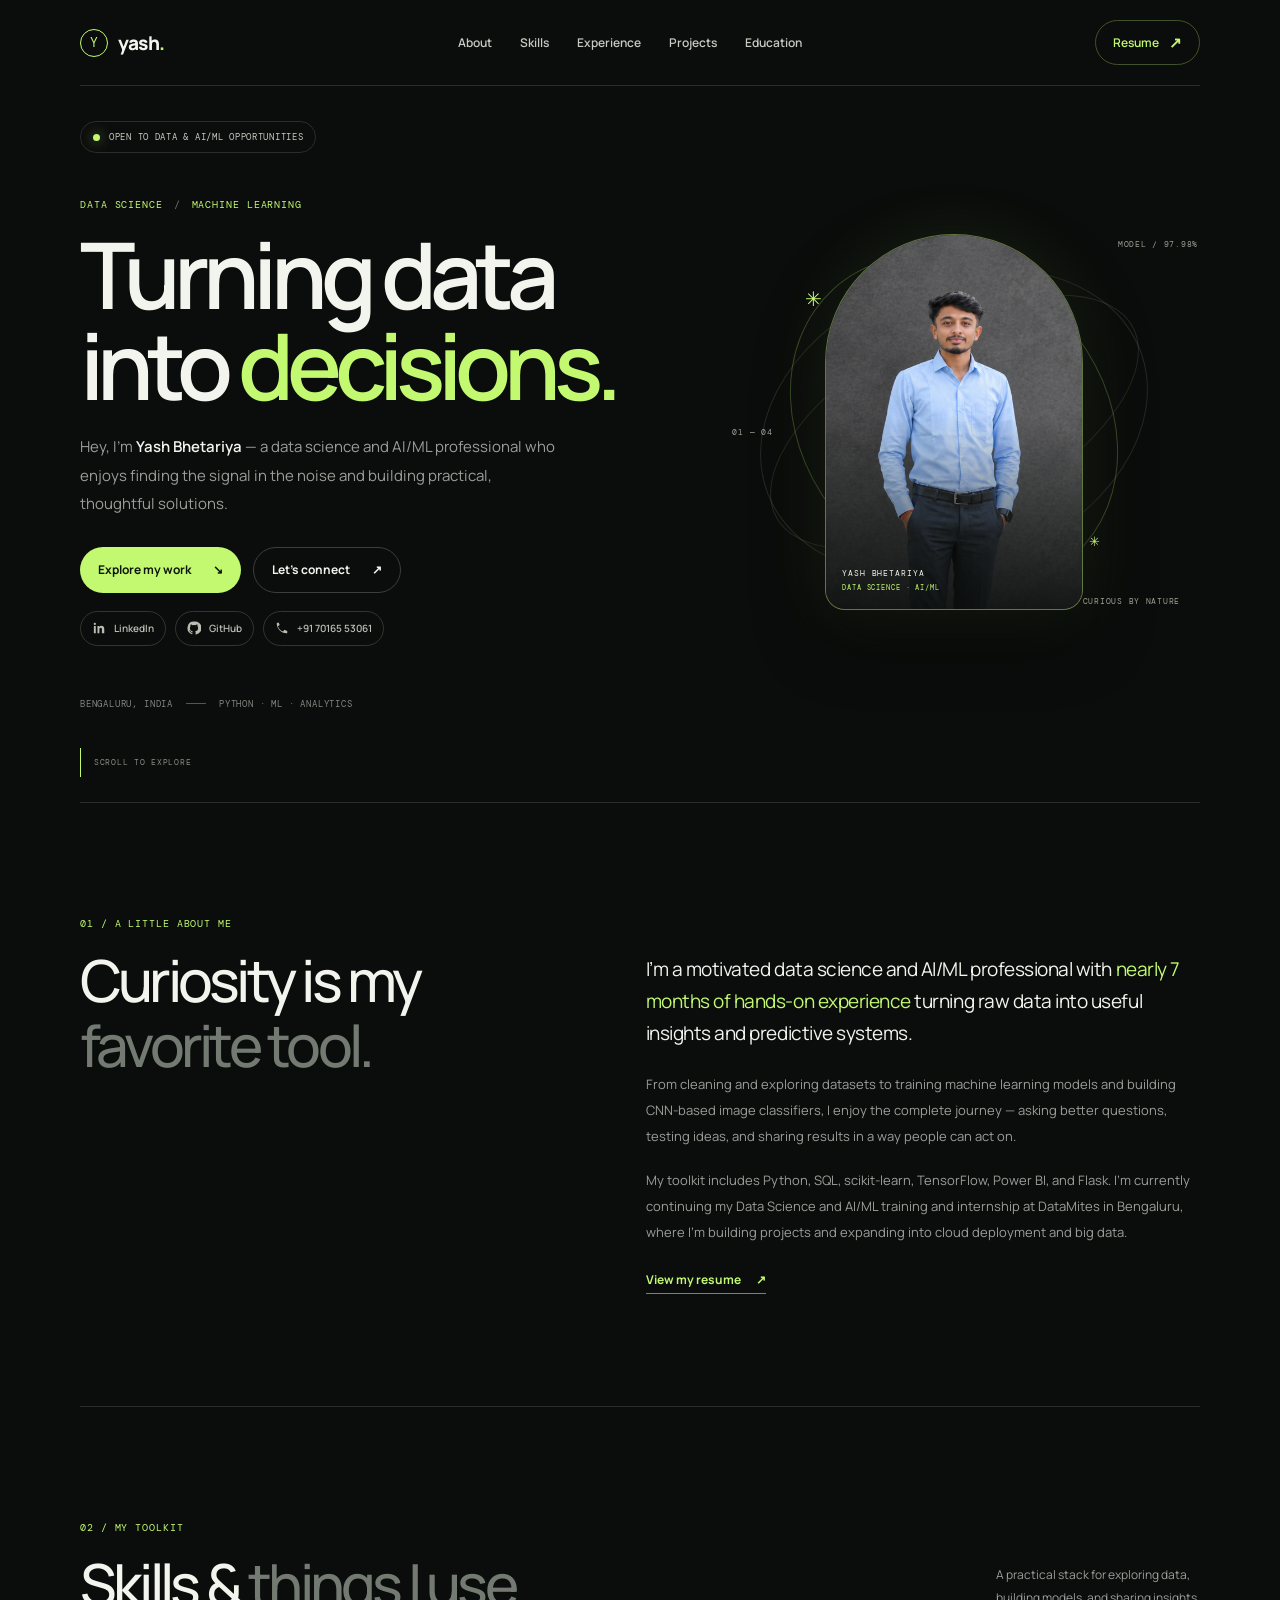
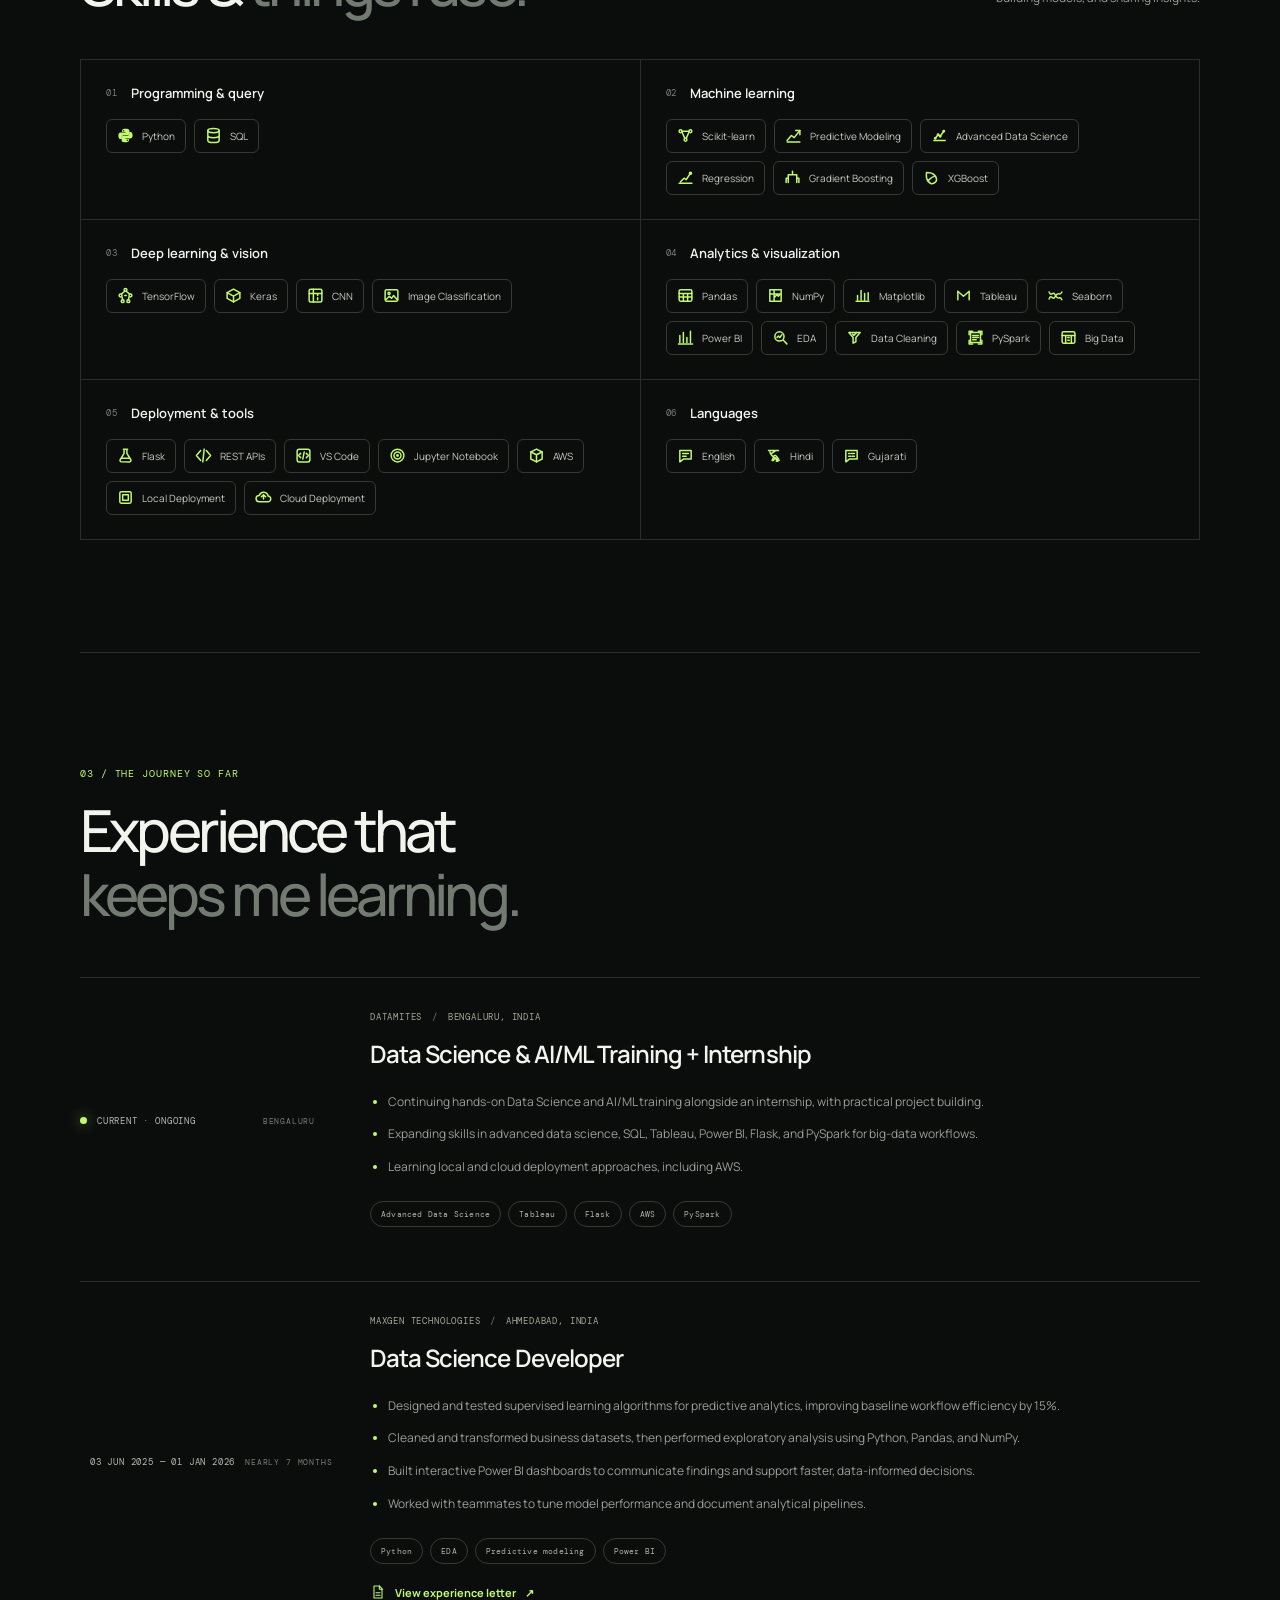
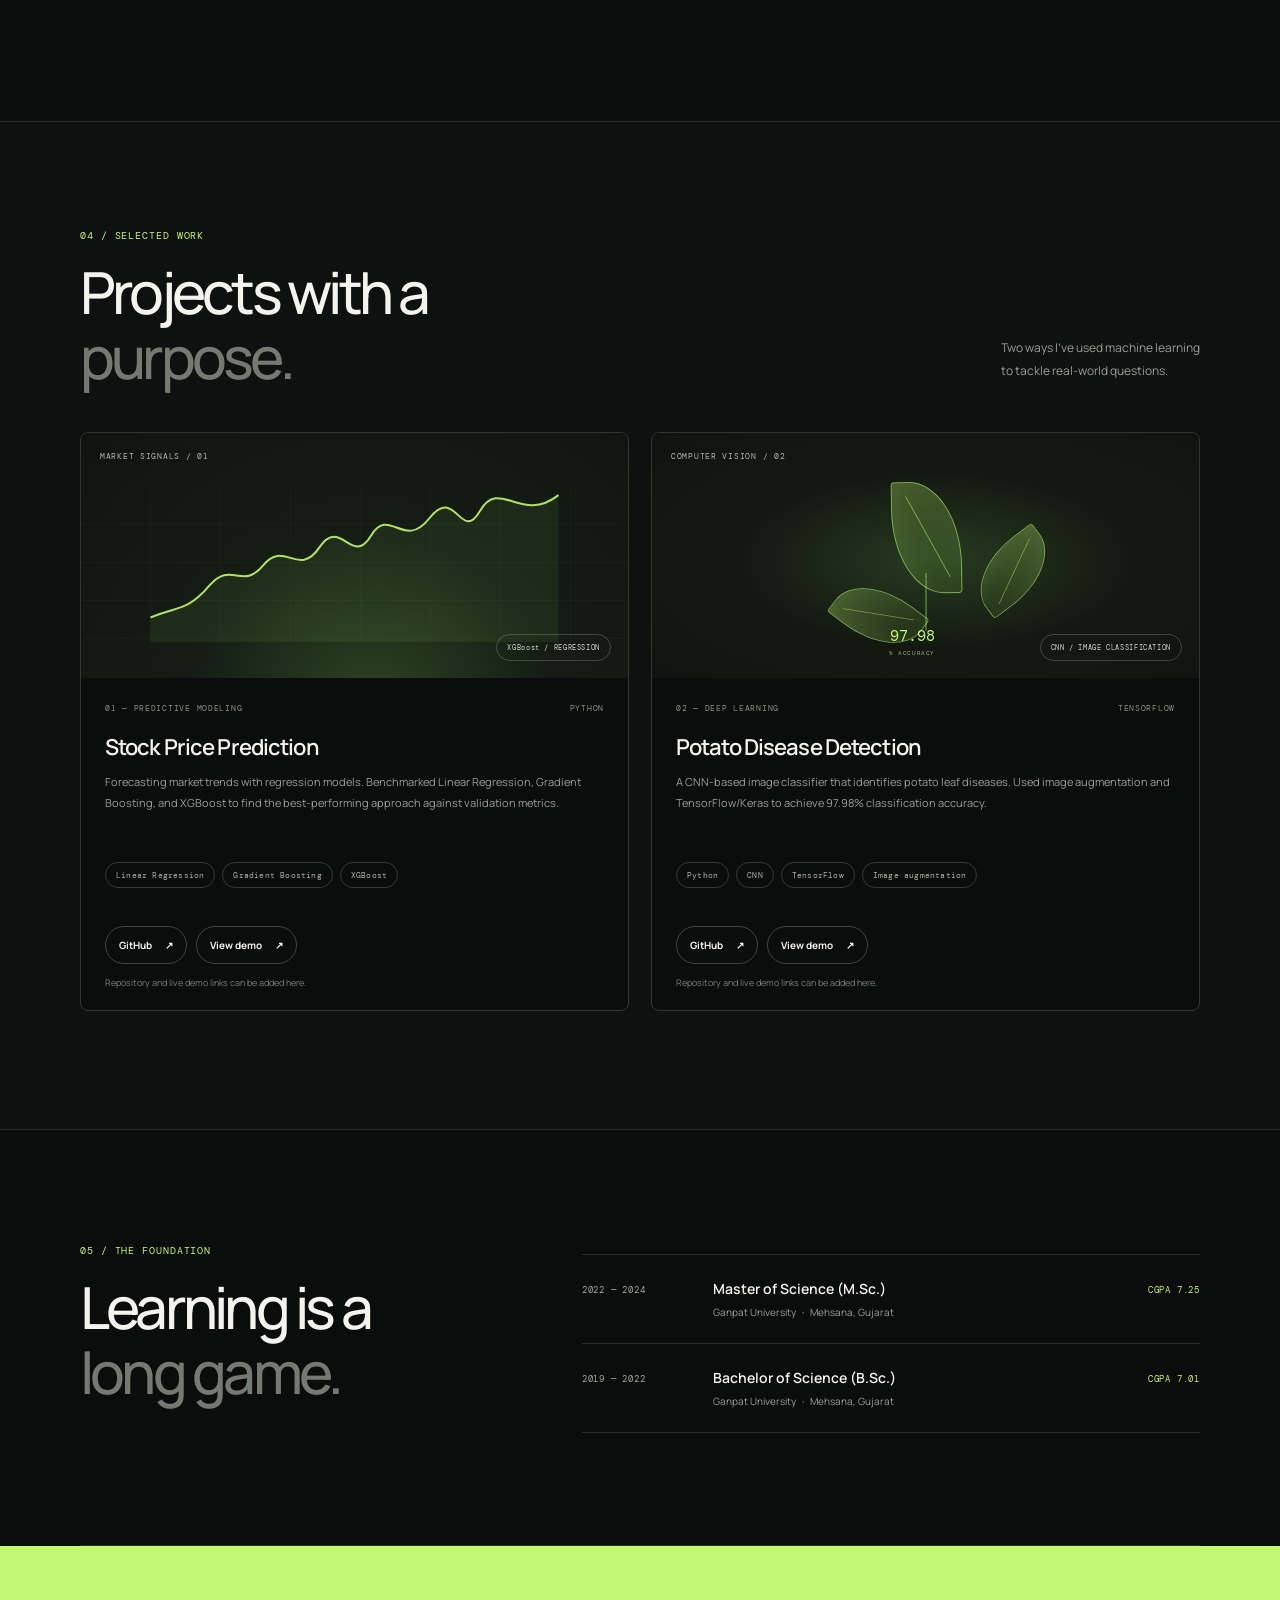
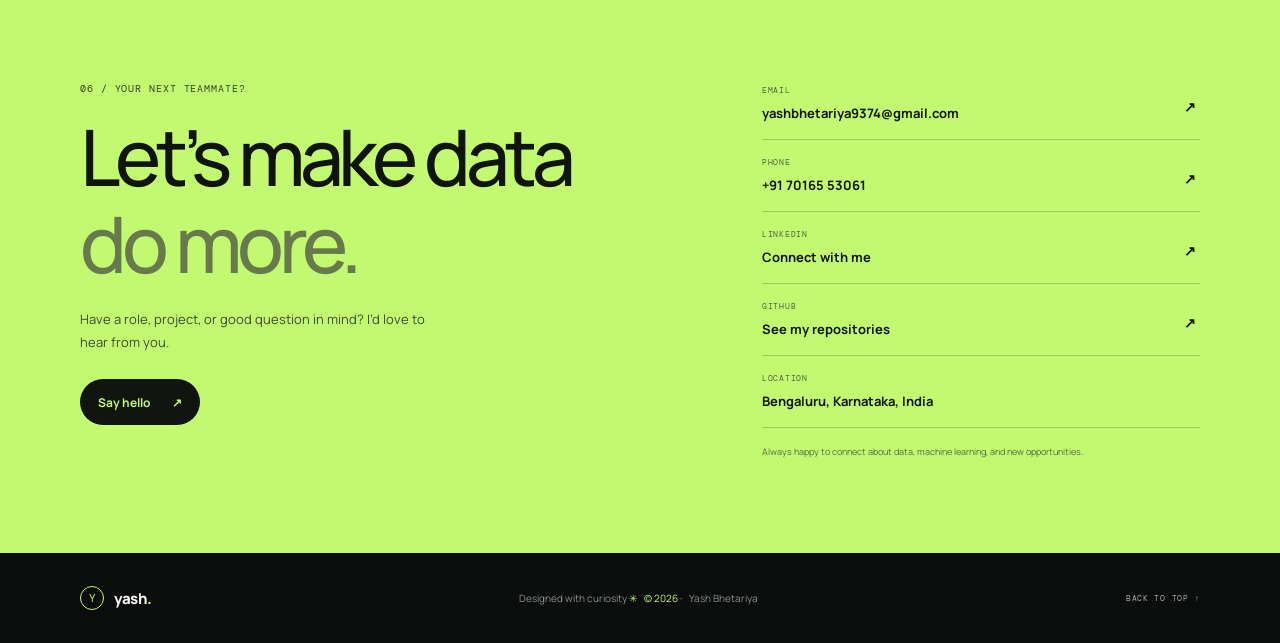
<file: index.html>
<!doctype html>
<html lang="en">
  <head>
    <meta charset="utf-8">
    <meta name="viewport" content="width=device-width, initial-scale=1">
    <meta name="theme-color" content="#0b0d0c">
    <meta name="description" content="Yash Bhetariya is a data science and AI/ML professional in Ahmedabad, India. Explore his experience, skills, and machine learning projects.">
    <title>Yash Bhetariya | Data Science &amp; AI/ML</title>
    <link rel="preconnect" href="https://fonts.googleapis.com">
    <link rel="preconnect" href="https://fonts.gstatic.com" crossorigin>
    <link href="https://fonts.googleapis.com/css2?family=DM+Mono:wght@400;500&family=Manrope:wght@400;500;600;700;800&display=swap" rel="stylesheet">
    <link rel="stylesheet" href="styles.css">
    <script src="script.js" defer></script>
  </head>
  <body>
    <div class="site-shell">
      <header class="site-header">
        <a class="wordmark" href="#home" aria-label="Yash Bhetariya home"><span class="wordmark-mark">Y</span><span>yash<span class="wordmark-dot">.</span></span></a>
        <button class="menu-toggle" type="button" aria-expanded="false" aria-controls="primary-navigation" aria-label="Open navigation">
          <span></span><span></span>
        </button>
        <nav class="primary-nav" id="primary-navigation" aria-label="Main navigation">
          <a href="#about">About</a>
          <a href="#skills">Skills</a>
          <a href="#experience">Experience</a>
          <a href="#projects">Projects</a>
          <a href="#education">Education</a>
        </nav>
        <a class="header-resume" href="resume.html" target="_blank" rel="noreferrer">Resume <span aria-hidden="true">↗</span></a>
      </header>

      <main>
        <section class="hero section-wrap" id="home">
          <div class="hero-copy">
            <div class="availability"><span class="status-dot"></span> OPEN TO DATA &amp; AI/ML OPPORTUNITIES</div>
            <p class="eyebrow">DATA SCIENCE <span>/</span> MACHINE LEARNING</p>
            <h1>Turning data<br>into <span class="accent-word">decisions.</span></h1>
            <p class="hero-intro">Hey, I’m <strong>Yash Bhetariya</strong> — a data science and AI/ML professional who enjoys finding the signal in the noise and building practical, thoughtful solutions.</p>
            <div class="hero-actions">
              <a class="button button-primary" href="#projects">Explore my work <span aria-hidden="true">↘</span></a>
              <a class="button button-quiet" href="mailto:yashbhetariya9374@gmail.com">Let’s connect <span aria-hidden="true">↗</span></a>
            </div>
            <div class="hero-socials" aria-label="Social profiles">
              <a class="social-link" href="https://www.linkedin.com/in/yash-bhetariya-a815b92b4/?isSelfProfile=true" target="_blank" rel="noreferrer" aria-label="Visit Yash Bhetariya on LinkedIn">
                <svg viewBox="0 0 24 24" aria-hidden="true"><path d="M6.5 8.5H3.2V21h3.3V8.5ZM4.85 3a1.93 1.93 0 1 0 0 3.86 1.93 1.93 0 0 0 0-3.86ZM21 13.82c0-3.76-2.01-5.51-4.69-5.51a4.05 4.05 0 0 0-3.65 2.01V8.5H9.37V21h3.29v-6.19c0-1.63.31-3.21 2.33-3.21 1.99 0 2.01 1.86 2.01 3.32V21H21v-7.18Z"/></svg>
                <span>LinkedIn</span>
              </a>
              <a class="social-link" href="https://github.com/Yashahir11" target="_blank" rel="noreferrer" aria-label="Visit Yash Bhetariya on GitHub">
                <svg viewBox="0 0 24 24" aria-hidden="true"><path d="M12 .9a11.1 11.1 0 0 0-3.51 21.63c.56.1.76-.24.76-.54v-2.1c-3.1.67-3.76-1.32-3.76-1.32-.5-1.28-1.24-1.62-1.24-1.62-1.01-.69.08-.68.08-.68 1.12.08 1.71 1.15 1.71 1.15 1 .1.77 2.1 3.22 1.48.1-.72.4-1.2.72-1.48-2.48-.28-5.09-1.24-5.09-5.52 0-1.22.44-2.22 1.15-3-.12-.28-.5-1.42.11-2.96 0 0 .94-.3 3.06 1.14a10.6 10.6 0 0 1 5.57 0c2.12-1.44 3.05-1.14 3.05-1.14.61 1.54.23 2.68.12 2.96.71.78 1.14 1.78 1.14 3 0 4.29-2.61 5.23-5.1 5.51.4.35.76 1.03.76 2.08v3.1c0 .3.2.65.77.54A11.1 11.1 0 0 0 12 .9Z"/></svg>
                <span>GitHub</span>
              </a>
              <a class="social-link phone-link" href="tel:+917016553061" aria-label="Call Yash Bhetariya at +91 70165 53061">
                <svg viewBox="0 0 24 24" aria-hidden="true"><path d="M7 3H4a1 1 0 0 0-1 1c0 9.4 7.6 17 17 17a1 1 0 0 0 1-1v-3l-5-2-2 3a14 14 0 0 1-9-9l3-2-2-5Z"/></svg>
                <span>+91 70165 53061</span>
              </a>
            </div>
            <div class="hero-meta"><span>BENGALURU, INDIA</span><span class="meta-divider"></span><span>PYTHON · ML · ANALYTICS</span></div>
          </div>
          <div class="hero-art" aria-label="Portrait of Yash Bhetariya">
            <div class="orbit orbit-one"></div>
            <div class="orbit orbit-two"></div>
            <div class="orbit orbit-three"></div>
            <figure class="portrait-frame">
              <img src="assets/yash-bhetariya.png" alt="Yash Bhetariya, Data Science and AI/ML professional" fetchpriority="high">
              <figcaption><span>YASH BHETARIYA</span><span>DATA SCIENCE · AI/ML</span></figcaption>
            </figure>
            <span class="orbit-label label-top">MODEL / 97.98%</span>
            <span class="orbit-label label-side">01 — 04</span>
            <span class="orbit-label label-bottom">CURIOUS BY NATURE</span>
            <span class="orbit-star star-one">✳</span><span class="orbit-star star-two">✳</span>
          </div>
          <a class="scroll-cue" href="#about"><span class="scroll-line"></span> SCROLL TO EXPLORE</a>
        </section>

        <section class="section-wrap content-section about-section" id="about">
          <div class="section-heading">
            <p class="eyebrow">01 / A LITTLE ABOUT ME</p>
            <h2>Curiosity is my<br><span class="muted-heading">favorite tool.</span></h2>
          </div>
          <div class="about-content">
            <p class="about-lead">I’m a motivated data science and AI/ML professional with <span class="text-highlight">nearly 7 months of hands-on experience</span> turning raw data into useful insights and predictive systems.</p>
            <p>From cleaning and exploring datasets to training machine learning models and building CNN-based image classifiers, I enjoy the complete journey — asking better questions, testing ideas, and sharing results in a way people can act on.</p>
            <p>My toolkit includes Python, SQL, scikit-learn, TensorFlow, Power BI, and Flask. I’m currently continuing my Data Science and AI/ML training and internship at DataMites in Bengaluru, where I’m building projects and expanding into cloud deployment and big data.</p>
            <a class="text-link" href="resume.html" target="_blank" rel="noreferrer">View my resume <span aria-hidden="true">↗</span></a>
          </div>
        </section>

        <section class="section-wrap content-section skills-section" id="skills">
          <div class="section-heading section-heading-row">
            <div><p class="eyebrow">02 / MY TOOLKIT</p><h2>Skills &amp; <span class="muted-heading">things I use.</span></h2></div>
            <p class="section-aside">A practical stack for exploring data,<br>building models, and sharing insights.</p>
          </div>
          <div class="skill-grid">
            <article class="skill-card">
              <div class="skill-card-heading"><span class="skill-index">01</span><h3>Programming &amp; query</h3></div>
              <div class="skill-list">
                <span class="skill-chip"><svg class="tool-icon python-icon" viewBox="0 0 24 24" aria-hidden="true"><path d="M12 2.4c-5 0-4.7 2.2-4.7 2.2v2.3h4.8v.8H5.4S2 7.3 2 12.2s3 4.8 3 4.8h1.8v-2.4s-.1-3 2.9-3h5s2.8 0 2.8-2.8V5.1s.4-2.7-5.5-2.7Zm-2.6 2a.9.9 0 1 1 0 1.8.9.9 0 0 1 0-1.8Z"/><path d="M12 21.6c5 0 4.7-2.2 4.7-2.2v-2.3h-4.8v-.8h6.7s3.4.4 3.4-4.5-3-4.8-3-4.8h-1.8v2.4s.1 3-2.9 3h-5s-2.8 0-2.8 2.8v3.7s-.4 2.7 5.5 2.7Zm2.6-2a.9.9 0 1 1 0-1.8.9.9 0 0 1 0 1.8Z"/></svg>Python</span>
                <span class="skill-chip"><svg class="tool-icon" viewBox="0 0 24 24" aria-hidden="true"><ellipse cx="12" cy="5" rx="8" ry="3"/><path d="M4 5v14c0 1.7 3.6 3 8 3s8-1.3 8-3V5M4 12c0 1.7 3.6 3 8 3s8-1.3 8-3"/></svg>SQL</span>
              </div>
            </article>
            <article class="skill-card">
              <div class="skill-card-heading"><span class="skill-index">02</span><h3>Machine learning</h3></div>
              <div class="skill-list">
                <span class="skill-chip"><svg class="tool-icon" viewBox="0 0 24 24" aria-hidden="true"><circle cx="5" cy="6" r="2"/><circle cx="19" cy="6" r="2"/><circle cx="12" cy="18" r="2"/><path d="m7 7 4 9m6-9-4 9M7 6h10"/></svg>Scikit-learn</span>
                <span class="skill-chip"><svg class="tool-icon" viewBox="0 0 24 24" aria-hidden="true"><path d="M3 19 9 12l4 3 8-10"/><path d="M15 5h6v6M3 21h18"/></svg>Predictive Modeling</span>
                <span class="skill-chip"><svg class="tool-icon" viewBox="0 0 24 24" aria-hidden="true"><path d="M4 19h16M6 16l4-5 3 2 5-7"/><circle cx="6" cy="16" r="1"/><circle cx="10" cy="11" r="1"/><circle cx="13" cy="13" r="1"/><circle cx="18" cy="6" r="1"/></svg>Advanced Data Science</span>
                <span class="skill-chip"><svg class="tool-icon" viewBox="0 0 24 24" aria-hidden="true"><path d="M3 20h18M5 18l5-5 3 2 6-9"/><circle cx="19" cy="6" r="1.5"/></svg>Regression</span>
                <span class="skill-chip"><svg class="tool-icon" viewBox="0 0 24 24" aria-hidden="true"><path d="M12 3v5M6 8h12M6 8v5m12-5v5M6 13H3v6m3-6v6m12-6h3v6m-3-6v6"/></svg>Gradient Boosting</span>
                <span class="skill-chip"><svg class="tool-icon" viewBox="0 0 24 24" aria-hidden="true"><path d="M12 21C5 18 4 12 5 5c7 0 13 3 14 9 .5 3-2 6-7 7Z"/><path d="M7 17c2-3 5-5 9-7"/></svg>XGBoost</span>
              </div>
            </article>
            <article class="skill-card">
              <div class="skill-card-heading"><span class="skill-index">03</span><h3>Deep learning &amp; vision</h3></div>
              <div class="skill-list">
                <span class="skill-chip"><svg class="tool-icon" viewBox="0 0 24 24" aria-hidden="true"><circle cx="12" cy="4" r="2"/><circle cx="5" cy="12" r="2"/><circle cx="19" cy="12" r="2"/><circle cx="8" cy="20" r="2"/><circle cx="16" cy="20" r="2"/><path d="m11 6-5 4m7-4 5 4m-11 4 1 4m9-4-1 4m-5-6h2"/></svg>TensorFlow</span>
                <span class="skill-chip"><svg class="tool-icon" viewBox="0 0 24 24" aria-hidden="true"><path d="m12 3 9 5v8l-9 5-9-5V8l9-5Z"/><path d="m3 8 9 5 9-5m-9 5v8"/></svg>Keras</span>
                <span class="skill-chip"><svg class="tool-icon" viewBox="0 0 24 24" aria-hidden="true"><rect x="3" y="3" width="18" height="18" rx="2"/><path d="M3 9h18M9 3v18m6-12v3m0 3v3"/></svg>CNN</span>
                <span class="skill-chip"><svg class="tool-icon" viewBox="0 0 24 24" aria-hidden="true"><rect x="3" y="4" width="18" height="16" rx="2"/><circle cx="8.5" cy="9" r="1.5"/><path d="m4 18 5-5 3 3 3-4 5 6"/></svg>Image Classification</span>
              </div>
            </article>
            <article class="skill-card">
              <div class="skill-card-heading"><span class="skill-index">04</span><h3>Analytics &amp; visualization</h3></div>
              <div class="skill-list">
                <span class="skill-chip"><svg class="tool-icon" viewBox="0 0 24 24" aria-hidden="true"><rect x="3" y="4" width="18" height="16" rx="2"/><path d="M3 9h18M9 9v11m6-11v11m-12-6h18"/></svg>Pandas</span>
                <span class="skill-chip"><svg class="tool-icon" viewBox="0 0 24 24" aria-hidden="true"><path d="M4 4h16v16H4zM4 10h16M10 4v16m0-5 4-4 2 2 2-2"/></svg>NumPy</span>
                <span class="skill-chip"><svg class="tool-icon" viewBox="0 0 24 24" aria-hidden="true"><path d="M3 20h18M5 18v-6m5 6V5m5 13v-9m5 9V8"/></svg>Matplotlib</span>
                <span class="skill-chip"><svg class="tool-icon" viewBox="0 0 24 24" aria-hidden="true"><path d="M4 18V6l8 7 8-7v12M4 6l8 7 8-7"/></svg>Tableau</span>
                <span class="skill-chip"><svg class="tool-icon" viewBox="0 0 24 24" aria-hidden="true"><path d="M3 17c3-9 5 4 9-4s6 1 9-6M3 7c3 8 5-3 9 5s6-1 9 6"/></svg>Seaborn</span>
                <span class="skill-chip"><svg class="tool-icon" viewBox="0 0 24 24" aria-hidden="true"><path d="M4 19V9m5 10V5m5 14v-7m5 7V3"/><path d="M2 21h20"/></svg>Power BI</span>
                <span class="skill-chip"><svg class="tool-icon" viewBox="0 0 24 24" aria-hidden="true"><circle cx="10.5" cy="10.5" r="6.5"/><path d="m16 16 5 5M7 12l2-2 2 2 3-4"/></svg>EDA</span>
                <span class="skill-chip"><svg class="tool-icon" viewBox="0 0 24 24" aria-hidden="true"><path d="M4 5h16l-6 7v6l-4 2v-8L4 5Z"/><path d="m9 7 2 2 4-4"/></svg>Data Cleaning</span>
                <span class="skill-chip"><svg class="tool-icon" viewBox="0 0 24 24" aria-hidden="true"><path d="M5 5h14v14H5zM8 9h8m-8 3h8m-8 3h5"/><path d="M3 8V3h5m8 0h5v5m0 8v5h-5m-8 0H3v-5"/></svg>PySpark</span>
                <span class="skill-chip"><svg class="tool-icon" viewBox="0 0 24 24" aria-hidden="true"><rect x="3" y="4" width="18" height="16" rx="2"/><path d="M3 9h18M8 9v11m8-11v11m-5-8h2m-2 4h2"/></svg>Big Data</span>
              </div>
            </article>
            <article class="skill-card">
              <div class="skill-card-heading"><span class="skill-index">05</span><h3>Deployment &amp; tools</h3></div>
              <div class="skill-list">
                <span class="skill-chip"><svg class="tool-icon" viewBox="0 0 24 24" aria-hidden="true"><path d="M9 3h6m-5 0v6l-5.5 9A2 2 0 0 0 6.2 21h11.6a2 2 0 0 0 1.7-3L14 9V3M7 16h10"/></svg>Flask</span>
                <span class="skill-chip"><svg class="tool-icon" viewBox="0 0 24 24" aria-hidden="true"><path d="m8 5-6 7 6 7m8-14 6 7-6 7m-3-16-2 18"/></svg>REST APIs</span>
                <span class="skill-chip"><svg class="tool-icon" viewBox="0 0 24 24" aria-hidden="true"><rect x="3" y="3" width="18" height="18" rx="3"/><path d="m8 9-3 3 3 3m8-6 3 3-3 3m-3-8-2 10"/></svg>VS Code</span>
                <span class="skill-chip"><svg class="tool-icon" viewBox="0 0 24 24" aria-hidden="true"><circle cx="12" cy="12" r="9"/><circle cx="12" cy="12" r="5"/><circle cx="12" cy="12" r="1"/></svg>Jupyter Notebook</span>
                <span class="skill-chip"><svg class="tool-icon" viewBox="0 0 24 24" aria-hidden="true"><path d="M12 3 4 7v10l8 4 8-4V7l-8-4Z"/><path d="m4 7 8 4 8-4m-8 4v10m-4-12 4 2 4-2"/></svg>AWS</span>
                <span class="skill-chip"><svg class="tool-icon" viewBox="0 0 24 24" aria-hidden="true"><rect x="4" y="4" width="16" height="16" rx="2"/><path d="M8 8h8v8H8z"/></svg>Local Deployment</span>
                <span class="skill-chip"><svg class="tool-icon" viewBox="0 0 24 24" aria-hidden="true"><path d="M6 18h12a4 4 0 0 0 .5-8A6.5 6.5 0 0 0 6 9a4.5 4.5 0 0 0 0 9Z"/><path d="M12 14V8m-3 3 3-3 3 3"/></svg>Cloud Deployment</span>
              </div>
            </article>
            <article class="skill-card">
              <div class="skill-card-heading"><span class="skill-index">06</span><h3>Languages</h3></div>
              <div class="skill-list">
                <span class="skill-chip"><svg class="tool-icon" viewBox="0 0 24 24" aria-hidden="true"><path d="M4 5h16v12H9l-5 4V5Z"/><path d="M8 9h8m-8 4h5"/></svg>English</span>
                <span class="skill-chip"><svg class="tool-icon" viewBox="0 0 24 24" aria-hidden="true"><path d="M5 5h14M12 5v2m-5 0c1 4 4 7 9 9m-8-6 7-5m2 9 3 5h-2l-1-2h-4l-1 2h-2l3-7h2Zm1 6-1-3-1 3"/></svg>Hindi</span>
                <span class="skill-chip"><svg class="tool-icon" viewBox="0 0 24 24" aria-hidden="true"><path d="M4 5h16v12H9l-5 4V5Z"/><path d="M8 9h2m2 0h4m-8 4h3m2 0h3"/></svg>Gujarati</span>
              </div>
            </article>
          </div>
        </section>

        <section class="section-wrap content-section experience-section" id="experience">
          <div class="section-heading">
            <p class="eyebrow">03 / THE JOURNEY SO FAR</p>
            <h2>Experience that<br><span class="muted-heading">keeps me learning.</span></h2>
          </div>
          <article class="experience-card">
            <div class="experience-date"><span class="timeline-dot"></span><span>CURRENT · ONGOING</span><span class="experience-duration">BENGALURU</span></div>
            <div class="experience-details">
              <p class="eyebrow">DATAMITES <span>/</span> BENGALURU, INDIA</p>
              <h3>Data Science &amp; AI/ML Training + Internship</h3>
              <ul>
                <li>Continuing hands-on Data Science and AI/ML training alongside an internship, with practical project building.</li>
                <li>Expanding skills in advanced data science, SQL, Tableau, Power BI, Flask, and PySpark for big-data workflows.</li>
                <li>Learning local and cloud deployment approaches, including AWS.</li>
              </ul>
              <div class="tag-row"><span>Advanced Data Science</span><span>Tableau</span><span>Flask</span><span>AWS</span><span>PySpark</span></div>
            </div>
          </article>
          <article class="experience-card">
            <div class="experience-date"><span class="timeline-dot"></span><span>03 JUN 2025 — 01 JAN 2026</span><span class="experience-duration">NEARLY 7 MONTHS</span></div>
            <div class="experience-details">
              <p class="eyebrow">MAXGEN TECHNOLOGIES <span>/</span> AHMEDABAD, INDIA</p>
              <h3>Data Science Developer</h3>
              <ul>
                <li>Designed and tested supervised learning algorithms for predictive analytics, improving baseline workflow efficiency by 15%.</li>
                <li>Cleaned and transformed business datasets, then performed exploratory analysis using Python, Pandas, and NumPy.</li>
                <li>Built interactive Power BI dashboards to communicate findings and support faster, data-informed decisions.</li>
                <li>Worked with teammates to tune model performance and document analytical pipelines.</li>
              </ul>
              <div class="tag-row"><span>Python</span><span>EDA</span><span>Predictive modeling</span><span>Power BI</span></div>
              <a class="experience-letter-link" href="assets/Maxgen_Experience_Letter.pdf" target="_blank" rel="noreferrer">
                <svg viewBox="0 0 24 24" aria-hidden="true"><path d="M6 3h8l4 4v14H6z"/><path d="M14 3v5h5M9 13h6m-6 4h6"/></svg>
                View experience letter <span aria-hidden="true">↗</span>
              </a>
            </div>
          </article>
        </section>

        <section class="projects-band" id="projects">
          <div class="section-wrap content-section projects-section">
            <div class="section-heading section-heading-row">
              <div><p class="eyebrow">04 / SELECTED WORK</p><h2>Projects with a<br><span class="muted-heading">purpose.</span></h2></div>
              <p class="section-aside">Two ways I’ve used machine learning<br>to tackle real-world questions.</p>
            </div>
            <div class="project-grid">
              <article class="project-card">
                <div class="project-visual stock-visual" aria-hidden="true">
                  <span class="visual-label">MARKET SIGNALS / 01</span>
                  <div class="chart-grid"><svg viewBox="0 0 500 190" role="presentation"><path class="chart-area" d="M0 160 C32 146 45 153 72 121 S112 128 138 96 S181 112 207 74 S247 98 270 60 S310 79 342 38 S380 70 404 29 S454 46 500 10 V190 H0Z"/><path class="chart-line" d="M0 160 C32 146 45 153 72 121 S112 128 138 96 S181 112 207 74 S247 98 270 60 S310 79 342 38 S380 70 404 29 S454 46 500 10"/></svg></div>
                  <span class="visual-chip">XGBoost / REGRESSION</span>
                </div>
                <div class="project-body">
                  <div class="project-meta"><span>01 — PREDICTIVE MODELING</span><span>PYTHON</span></div>
                  <h3>Stock Price Prediction</h3>
                  <p>Forecasting market trends with regression models. Benchmarked Linear Regression, Gradient Boosting, and XGBoost to find the best-performing approach against validation metrics.</p>
                  <div class="tag-row"><span>Linear Regression</span><span>Gradient Boosting</span><span>XGBoost</span></div>
                  <div class="project-actions"><a class="button button-outline" href="#contact" aria-label="Ask Yash for the Stock Price Prediction GitHub repository">GitHub <span aria-hidden="true">↗</span></a><a class="button button-outline" href="#contact" aria-label="Ask Yash for the Stock Price Prediction demo">View demo <span aria-hidden="true">↗</span></a></div>
                  <p class="link-note">Repository and live demo links can be added here.</p>
                </div>
              </article>
              <article class="project-card">
                <div class="project-visual potato-visual" aria-hidden="true">
                  <span class="visual-label">COMPUTER VISION / 02</span>
                  <div class="leaf-art"><span class="leaf leaf-a"></span><span class="leaf leaf-b"></span><span class="leaf leaf-c"></span><span class="leaf-stem"></span><span class="leaf-node">97.98<small>% ACCURACY</small></span></div>
                  <span class="visual-chip">CNN / IMAGE CLASSIFICATION</span>
                </div>
                <div class="project-body">
                  <div class="project-meta"><span>02 — DEEP LEARNING</span><span>TENSORFLOW</span></div>
                  <h3>Potato Disease Detection</h3>
                  <p>A CNN-based image classifier that identifies potato leaf diseases. Used image augmentation and TensorFlow/Keras to achieve 97.98% classification accuracy.</p>
                  <div class="tag-row"><span>Python</span><span>CNN</span><span>TensorFlow</span><span>Image augmentation</span></div>
                  <div class="project-actions"><a class="button button-outline" href="#contact" aria-label="Ask Yash for the Potato Disease Detection GitHub repository">GitHub <span aria-hidden="true">↗</span></a><a class="button button-outline" href="#contact" aria-label="Ask Yash for the Potato Disease Detection demo">View demo <span aria-hidden="true">↗</span></a></div>
                  <p class="link-note">Repository and live demo links can be added here.</p>
                </div>
              </article>
            </div>
          </div>
        </section>

        <section class="section-wrap content-section education-section" id="education">
          <div class="section-heading">
            <p class="eyebrow">05 / THE FOUNDATION</p>
            <h2>Learning is a<br><span class="muted-heading">long game.</span></h2>
          </div>
          <div class="education-list">
            <article class="education-item"><span class="education-year">2022 — 2024</span><div><h3>Master of Science (M.Sc.)</h3><p>Ganpat University <span>·</span> Mehsana, Gujarat</p></div><span class="education-score">CGPA 7.25</span></article>
            <article class="education-item"><span class="education-year">2019 — 2022</span><div><h3>Bachelor of Science (B.Sc.)</h3><p>Ganpat University <span>·</span> Mehsana, Gujarat</p></div><span class="education-score">CGPA 7.01</span></article>
          </div>
        </section>

        <section class="contact-section" id="contact">
          <div class="section-wrap contact-inner">
            <div><p class="eyebrow">06 / YOUR NEXT TEAMMATE?</p><h2>Let’s make data<br><span class="muted-heading">do more.</span></h2><p class="contact-copy">Have a role, project, or good question in mind? I’d love to hear from you.</p><a class="button button-primary" href="mailto:yashbhetariya9374@gmail.com">Say hello <span aria-hidden="true">↗</span></a></div>
            <div class="contact-details">
              <a href="mailto:yashbhetariya9374@gmail.com"><span class="contact-label">EMAIL</span><span>yashbhetariya9374@gmail.com</span><span class="contact-arrow">↗</span></a>
              <a href="tel:+917016553061"><span class="contact-label">PHONE</span><span>+91 70165 53061</span><span class="contact-arrow">↗</span></a>
              <a href="https://www.linkedin.com/in/yash-bhetariya-a815b92b4/?isSelfProfile=true" target="_blank" rel="noreferrer"><span class="contact-label">LINKEDIN</span><span>Connect with me</span><span class="contact-arrow">↗</span></a>
              <a href="https://github.com/Yashahir11" target="_blank" rel="noreferrer"><span class="contact-label">GITHUB</span><span>See my repositories</span><span class="contact-arrow">↗</span></a>
              <div><span class="contact-label">LOCATION</span><span>Bengaluru, Karnataka, India</span></div>
              <p class="social-note">Always happy to connect about data, machine learning, and new opportunities.</p>
            </div>
          </div>
        </section>
      </main>

      <footer class="site-footer section-wrap">
        <a class="wordmark footer-wordmark" href="#home"><span class="wordmark-mark">Y</span><span>yash<span class="wordmark-dot">.</span></span></a>
        <p>Designed with curiosity <span aria-hidden="true">✳</span> <span class="footer-year"></span> Yash Bhetariya</p>
        <a class="back-top" href="#home">BACK TO TOP ↑</a>
      </footer>
    </div>
  </body>
</html>
</file>
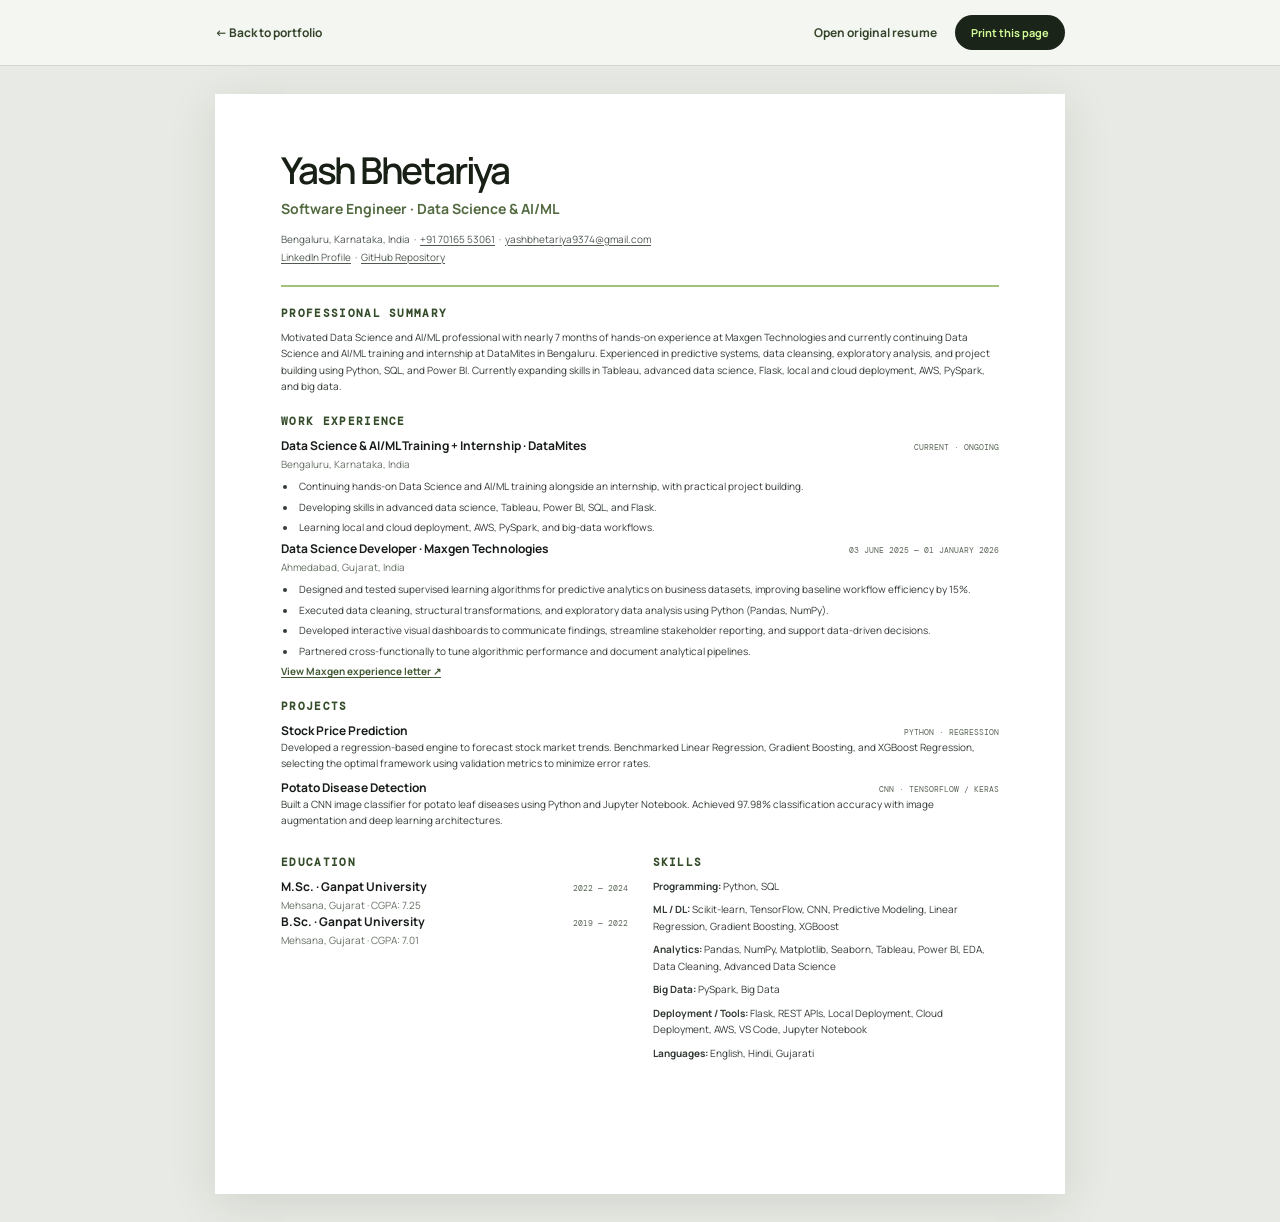
<file: resume.html>
<!doctype html>
<html lang="en">
  <head>
    <meta charset="utf-8">
    <meta name="viewport" content="width=device-width, initial-scale=1">
    <meta name="description" content="Resume of Yash Bhetariya, Data Science and AI/ML professional.">
    <title>Resume | Yash Bhetariya</title>
    <link rel="preconnect" href="https://fonts.googleapis.com">
    <link rel="preconnect" href="https://fonts.gstatic.com" crossorigin>
    <link href="https://fonts.googleapis.com/css2?family=DM+Mono:wght@400;500&family=Manrope:wght@400;500;600;700;800&display=swap" rel="stylesheet">
    <link rel="stylesheet" href="styles.css">
    <style>
      body { background: #e8ebe5; color: #171c18; }
      .resume-toolbar { position: sticky; z-index: 2; top: 0; display: flex; justify-content: space-between; align-items: center; padding: 15px max(calc((100% - 850px) / 2), 24px); border-bottom: 1px solid #d1d7ce; background: rgba(245,247,242,.94); backdrop-filter: blur(12px); }
      .resume-toolbar a { color: #34442b; font-size: 12px; font-weight: 700; }
      .resume-toolbar-actions { display: flex; align-items: center; gap: 18px; }
      .resume-toolbar button { padding: 10px 16px; border: 0; border-radius: 99px; background: #1b2418; color: #d1fb96; cursor: pointer; font-size: 11px; font-weight: 700; }
      .resume-page { width: min(850px, calc(100% - 32px)); min-height: 1100px; margin: 28px auto; padding: 56px 66px; background: #fff; box-shadow: 0 10px 45px rgba(30,40,27,.12); font-family: var(--sans); }
      .resume-page h1 { margin: 0 0 8px; color: #182016; font-size: 37px; letter-spacing: -.06em; line-height: 1.1; }
      .resume-role { color: #536a41; font-size: 14px; font-weight: 700; margin: 0 0 12px; }
      .resume-contact { color: #4f5850; font-size: 10px; line-height: 1.8; margin: 0; }
      .resume-contact a { color: inherit; text-decoration: underline; text-underline-offset: 2px; }
      .resume-rule { margin: 19px 0 15px; border: 0; border-top: 2px solid #a2c477; }
      .resume-section { margin-top: 19px; }
      .resume-section h2 { margin: 0 0 9px; color: #354c2a; font-family: var(--mono); font-size: 11px; letter-spacing: .12em; }
      .resume-section p, .resume-section li { color: #343b35; font-size: 10px; line-height: 1.65; }
      .resume-section p { margin: 0 0 7px; }
      .resume-section ul { margin: 6px 0 0; padding-left: 16px; }
      .resume-section li { padding-left: 2px; margin-bottom: 4px; }
      .resume-document-link { color: #435b34; font-weight: 700; text-decoration: underline; text-underline-offset: 2px; }
      .resume-job, .resume-education { display: flex; justify-content: space-between; gap: 16px; align-items: baseline; }
      .resume-job h3, .resume-education h3 { margin: 0; font-size: 12px; }
      .resume-date { color: #5b6758; font-family: var(--mono); font-size: 8px; white-space: nowrap; }
      .resume-subtitle { margin: 2px 0 0 !important; color: #667064 !important; }
      .resume-columns { display: grid; grid-template-columns: 1fr 1fr; gap: 25px; }
      @media (max-width: 600px) {
        .resume-page { min-height: 0; padding: 32px 24px; }
        .resume-page h1 { font-size: 31px; }
        .resume-columns { grid-template-columns: 1fr; gap: 0; }
        .resume-job, .resume-education { display: block; }
        .resume-date { display: block; margin-top: 4px; }
      }
      @page { size: A4; margin: 13mm; }
      @media print {
        body { background: #fff; }
        .resume-toolbar { display: none; }
        .resume-page { width: auto; min-height: 0; margin: 0; padding: 0; box-shadow: none; }
        .resume-page h1 { font-size: 29px; }
        .resume-section { margin-top: 14px; }
        .resume-section p, .resume-section li { font-size: 9px; line-height: 1.5; }
        .resume-section li { margin-bottom: 2px; }
        .resume-section ul { margin-top: 4px; }
      }
    </style>
  </head>
  <body>
    <div class="resume-toolbar">
      <a href="index.html">← Back to portfolio</a>
      <div class="resume-toolbar-actions">
        <a href="assets/YashBhetariya_Resume.pdf" target="_blank" rel="noreferrer">Open original resume</a>
        <button type="button" onclick="window.print()">Print this page</button>
      </div>
    </div>
    <main class="resume-page">
      <header>
        <h1>Yash Bhetariya</h1>
        <p class="resume-role">Software Engineer · Data Science &amp; AI/ML</p>
        <p class="resume-contact">Bengaluru, Karnataka, India &nbsp;·&nbsp; <a href="tel:+917016553061">+91 70165 53061</a> &nbsp;·&nbsp; <a href="mailto:yashbhetariya9374@gmail.com">yashbhetariya9374@gmail.com</a><br><a href="https://www.linkedin.com/in/yash-bhetariya-a815b92b4/?isSelfProfile=true" target="_blank" rel="noreferrer">LinkedIn Profile</a> &nbsp;·&nbsp; <a href="https://github.com/Yashahir11" target="_blank" rel="noreferrer">GitHub Repository</a></p>
      </header>
      <hr class="resume-rule">
      <section class="resume-section">
        <h2>PROFESSIONAL SUMMARY</h2>
        <p>Motivated Data Science and AI/ML professional with nearly 7 months of hands-on experience at Maxgen Technologies and currently continuing Data Science and AI/ML training and internship at DataMites in Bengaluru. Experienced in predictive systems, data cleansing, exploratory analysis, and project building using Python, SQL, and Power BI. Currently expanding skills in Tableau, advanced data science, Flask, local and cloud deployment, AWS, PySpark, and big data.</p>
      </section>
      <section class="resume-section">
        <h2>WORK EXPERIENCE</h2>
        <div class="resume-job"><h3>Data Science &amp; AI/ML Training + Internship · DataMites</h3><span class="resume-date">CURRENT · ONGOING</span></div>
        <p class="resume-subtitle">Bengaluru, Karnataka, India</p>
        <ul>
          <li>Continuing hands-on Data Science and AI/ML training alongside an internship, with practical project building.</li>
          <li>Developing skills in advanced data science, Tableau, Power BI, SQL, and Flask.</li>
          <li>Learning local and cloud deployment, AWS, PySpark, and big-data workflows.</li>
        </ul>
        <div class="resume-job"><h3>Data Science Developer · Maxgen Technologies</h3><span class="resume-date">03 JUNE 2025 — 01 JANUARY 2026</span></div>
        <p class="resume-subtitle">Ahmedabad, Gujarat, India</p>
        <ul>
          <li>Designed and tested supervised learning algorithms for predictive analytics on business datasets, improving baseline workflow efficiency by 15%.</li>
          <li>Executed data cleaning, structural transformations, and exploratory data analysis using Python (Pandas, NumPy).</li>
          <li>Developed interactive visual dashboards to communicate findings, streamline stakeholder reporting, and support data-driven decisions.</li>
          <li>Partnered cross-functionally to tune algorithmic performance and document analytical pipelines.</li>
        </ul>
        <p><a class="resume-document-link" href="assets/Maxgen_Experience_Letter.pdf" target="_blank" rel="noreferrer">View Maxgen experience letter ↗</a></p>
      </section>
      <section class="resume-section">
        <h2>PROJECTS</h2>
        <div>
          <div class="resume-job"><h3>Stock Price Prediction</h3><span class="resume-date">PYTHON · REGRESSION</span></div>
          <p>Developed a regression-based engine to forecast stock market trends. Benchmarked Linear Regression, Gradient Boosting, and XGBoost Regression, selecting the optimal framework using validation metrics to minimize error rates.</p>
        </div>
        <div>
          <div class="resume-job"><h3>Potato Disease Detection</h3><span class="resume-date">CNN · TENSORFLOW / KERAS</span></div>
          <p>Built a CNN image classifier for potato leaf diseases using Python and Jupyter Notebook. Achieved 97.98% classification accuracy with image augmentation and deep learning architectures.</p>
        </div>
      </section>
      <div class="resume-columns">
        <section class="resume-section">
          <h2>EDUCATION</h2>
          <div class="resume-education"><h3>M.Sc. · Ganpat University</h3><span class="resume-date">2022 — 2024</span></div>
          <p class="resume-subtitle">Mehsana, Gujarat · CGPA: 7.25</p>
          <div class="resume-education"><h3>B.Sc. · Ganpat University</h3><span class="resume-date">2019 — 2022</span></div>
          <p class="resume-subtitle">Mehsana, Gujarat · CGPA: 7.01</p>
        </section>
        <section class="resume-section">
          <h2>SKILLS</h2>
          <p><strong>Programming:</strong> Python, SQL</p>
          <p><strong>ML / DL:</strong> Scikit-learn, TensorFlow, CNN, Predictive Modeling, Linear Regression, Gradient Boosting, XGBoost</p>
          <p><strong>Analytics:</strong> Pandas, NumPy, Matplotlib, Seaborn, Tableau, Power BI, EDA, Data Cleaning, Advanced Data Science</p>
          <p><strong>Big Data:</strong> PySpark, Big Data</p>
          <p><strong>Deployment / Tools:</strong> Flask, REST APIs, Local Deployment, Cloud Deployment, AWS, VS Code, Jupyter Notebook</p>
          <p><strong>Languages:</strong> English, Hindi, Gujarati</p>
        </section>
      </div>
    </main>
  </body>
</html>
</file>
<file: styles.css>
:root {
  color-scheme: dark;
  --bg: #0b0d0c;
  --surface: #111513;
  --surface-raised: #151a17;
  --ink: #f3f4ee;
  --muted: #999f98;
  --line: #292e2a;
  --accent: #c2f970;
  --accent-soft: rgba(194, 249, 112, .12);
  --mono: "DM Mono", monospace;
  --sans: "Manrope", sans-serif;
  --page-width: 1120px;
}

* { box-sizing: border-box; }
html { scroll-behavior: smooth; scroll-padding-top: 100px; }
body { margin: 0; background: var(--bg); color: var(--ink); font-family: var(--sans); -webkit-font-smoothing: antialiased; }
a { color: inherit; text-decoration: none; }
button { font: inherit; }
::selection { background: var(--accent); color: #10140c; }
.site-shell { overflow: hidden; }
.section-wrap { width: min(var(--page-width), calc(100% - 80px)); margin: 0 auto; }
.site-header { position: relative; width: min(var(--page-width), calc(100% - 80px)); height: 86px; margin: 0 auto; display: flex; align-items: center; justify-content: space-between; border-bottom: 1px solid var(--line); }
.wordmark { display: inline-flex; align-items: center; gap: 10px; font-size: 19px; font-weight: 800; letter-spacing: -.8px; }
.wordmark-mark { display: grid; place-items: center; width: 28px; height: 28px; border: 1px solid var(--accent); border-radius: 50%; color: var(--accent); font-family: var(--mono); font-size: 13px; font-weight: 400; }
.wordmark-dot { color: var(--accent); }
.primary-nav { display: flex; gap: 28px; align-items: center; }
.primary-nav a, .header-resume { color: #c6cac3; font-size: 12px; font-weight: 600; transition: color .2s ease; }
.primary-nav a:hover, .header-resume:hover { color: var(--accent); }
.header-resume { display: flex; gap: 10px; align-items: center; color: var(--accent); border: 1px solid #40532b; border-radius: 99px; padding: 11px 17px; }
.header-resume span { font-size: 15px; }
.menu-toggle { display: none; }
.hero { min-height: 650px; position: relative; display: grid; grid-template-columns: minmax(0, 1.08fr) minmax(0, .92fr); column-gap: clamp(20px, 4vw, 56px); align-items: center; padding-top: 35px; padding-bottom: 78px; }
.hero-copy { position: relative; z-index: 1; padding-bottom: 14px; }
.availability, .eyebrow, .hero-meta, .scroll-cue, .orbit-label, .visual-label, .visual-chip, .project-meta, .experience-date, .skill-index, .education-year, .education-score, .contact-label, .back-top { font-family: var(--mono); letter-spacing: .09em; }
.availability { display: inline-flex; align-items: center; gap: 9px; color: #c5cbc1; font-size: 9px; letter-spacing: .08em; border: 1px solid var(--line); border-radius: 99px; padding: 9px 12px; margin-bottom: 43px; }
.status-dot, .timeline-dot { display: inline-block; width: 7px; height: 7px; border-radius: 50%; background: var(--accent); box-shadow: 0 0 13px rgba(194, 249, 112, .6); }
.eyebrow { color: var(--accent); font-size: 10px; line-height: 1.7; margin: 0 0 16px; }
.eyebrow span { color: #6c7569; padding: 0 4px; }
h1, h2, h3, p { margin-top: 0; }
h1 { max-width: 650px; margin-bottom: 22px; font-size: clamp(56px, 7.2vw, 92px); line-height: .99; letter-spacing: -.075em; font-weight: 600; }
.accent-word { color: var(--accent); }
.hero-intro { max-width: 475px; color: var(--muted); font-size: 15px; line-height: 1.9; margin-bottom: 28px; }
.hero-intro strong { color: var(--ink); font-weight: 600; }
.hero-actions { display: flex; flex-wrap: wrap; gap: 12px; }
.hero-socials { display: flex; flex-wrap: wrap; gap: 9px; margin-top: 18px; }
.social-link { display: inline-flex; align-items: center; gap: 8px; min-height: 35px; padding: 0 11px; border: 1px solid #303730; border-radius: 99px; color: #b7beb2; font-size: 10px; font-weight: 600; transition: color .2s ease, border-color .2s ease, background .2s ease, transform .2s ease; }
.social-link:hover { transform: translateY(-2px); border-color: #687d4f; background: rgba(194,249,112,.05); color: var(--accent); }
.social-link svg { width: 14px; height: 14px; fill: currentColor; }
.button { display: inline-flex; align-items: center; justify-content: center; gap: 22px; min-height: 46px; padding: 0 18px; border-radius: 99px; font-size: 12px; font-weight: 700; transition: transform .2s ease, background .2s ease, border-color .2s ease; }
.button:hover { transform: translateY(-2px); }
.button-primary { background: var(--accent); color: #10140c; }
.button-primary:hover { background: #d4ff91; }
.button-quiet { color: var(--ink); border: 1px solid #3a403a; }
.button-quiet:hover, .button-outline:hover { border-color: var(--accent); color: var(--accent); }
.hero-meta { display: flex; align-items: center; gap: 13px; margin-top: 52px; color: #80877f; font-size: 9px; }
.meta-divider { width: 20px; height: 1px; background: #51584f; }
.hero-art { position: relative; min-height: 440px; display: grid; place-items: center; isolation: isolate; }
.hero-art::before { content: ""; position: absolute; width: 270px; height: 270px; border-radius: 50%; background: radial-gradient(circle, rgba(194,249,112,.13), rgba(194,249,112,0) 68%); filter: blur(8px); }
.orbit { position: absolute; border: 1px solid rgba(160, 177, 148, .17); border-radius: 50%; transform: rotate(-28deg); }
.orbit-one { width: 405px; height: 192px; }
.orbit-two { width: 360px; height: 300px; transform: rotate(48deg); border-color: rgba(194, 249, 112, .25); }
.orbit-three { width: 292px; height: 400px; transform: rotate(69deg); }
.portrait-frame { position: relative; z-index: 1; width: 258px; height: 376px; margin: 0; overflow: hidden; border: 1px solid rgba(194, 249, 112, .38); border-radius: 130px 130px 20px 20px; background: #272928; box-shadow: 0 0 65px rgba(194,249,112,.09), 0 25px 70px rgba(0,0,0,.4); animation: portrait-float 6s ease-in-out infinite; }
.portrait-frame::after { content: ""; position: absolute; inset: 35% 0 0; pointer-events: none; background: linear-gradient(180deg, transparent 20%, rgba(8,11,9,.82) 100%); }
.portrait-frame img { display: block; width: 100%; height: 100%; object-fit: cover; object-position: center 48%; transform: scale(1.68); transform-origin: center 24%; }
.portrait-frame figcaption { position: absolute; z-index: 1; right: 16px; bottom: 17px; left: 16px; display: flex; flex-direction: column; gap: 5px; color: #f4f5ee; font-family: var(--mono); font-size: 8px; letter-spacing: .11em; }
.portrait-frame figcaption span + span { color: var(--accent); font-size: 7px; }
.orbit-label { position: absolute; z-index: 2; color: #9ba294; font-size: 8px; }
.label-top { top: 37px; right: 2px; }
.label-side { left: 24px; top: 51%; }
.label-bottom { bottom: 36px; right: 20px; }
.orbit-star { position: absolute; z-index: 2; color: var(--accent); font-size: 20px; }
.star-one { top: 83px; left: 97px; }
.star-two { bottom: 92px; right: 100px; font-size: 13px; }
.scroll-cue { position: absolute; bottom: 25px; left: 0; display: flex; align-items: center; gap: 13px; color: #858d83; font-size: 8px; }
.scroll-line { height: 29px; width: 1px; background: var(--accent); }
.content-section { padding-top: 112px; padding-bottom: 112px; }
.about-section { display: grid; grid-template-columns: .9fr 1.1fr; gap: 10%; border-top: 1px solid var(--line); }
.section-heading h2, .contact-inner h2 { margin: 0; font-size: clamp(38px, 5vw, 58px); font-weight: 500; line-height: 1.12; letter-spacing: -.065em; }
.muted-heading { color: #737a72; }
.about-content { max-width: 560px; padding-top: 38px; }
.about-content p { color: var(--muted); font-size: 13px; line-height: 2; margin-bottom: 18px; }
.about-content .about-lead { color: var(--ink); font-size: 19px; line-height: 1.7; letter-spacing: -.025em; margin-bottom: 21px; }
.text-highlight { color: var(--accent); }
.text-link { display: inline-flex; align-items: center; gap: 15px; padding-bottom: 5px; margin-top: 8px; border-bottom: 1px solid #738c50; color: var(--accent); font-size: 12px; font-weight: 700; }
.section-heading-row { display: flex; align-items: end; justify-content: space-between; gap: 30px; margin-bottom: 42px; }
.section-aside { margin: 0 0 7px; color: var(--muted); font-size: 12px; line-height: 1.9; }
.skills-section { border-top: 1px solid var(--line); }
.skill-grid { display: grid; grid-template-columns: repeat(2, 1fr); border-top: 1px solid var(--line); border-left: 1px solid var(--line); }
.skill-card { min-height: 155px; padding: 24px 25px; border-right: 1px solid var(--line); border-bottom: 1px solid var(--line); transition: background .2s ease; }
.skill-card:hover { background: #101510; }
.skill-index { color: #778071; font-size: 9px; padding-top: 3px; }
.skill-card-heading { display: flex; align-items: flex-start; gap: 13px; margin-bottom: 17px; }
.skill-card h3 { margin: 0; padding-right: 20px; font-size: 13px; font-weight: 600; }
.skill-list { display: flex; flex-wrap: wrap; gap: 8px; }
.skill-chip { display: inline-flex; min-height: 34px; align-items: center; gap: 8px; padding: 6px 10px; border: 1px solid #333a32; border-radius: 6px; color: #c5ccc1; font-size: 10px; line-height: 1.2; white-space: nowrap; transition: border-color .2s ease, color .2s ease, background .2s ease; }
.skill-chip:hover { border-color: #637c45; color: var(--ink); background: rgba(194,249,112,.04); }
.tool-icon { width: 17px; height: 17px; flex: 0 0 17px; fill: none; stroke: var(--accent); stroke-width: 1.5; stroke-linecap: round; stroke-linejoin: round; }
.tool-icon path:not([fill]), .tool-icon circle:not([fill]), .tool-icon ellipse:not([fill]), .tool-icon rect:not([fill]) { vector-effect: non-scaling-stroke; }
.python-icon { fill: #c2f970; stroke: none; }
.experience-section { border-top: 1px solid var(--line); }
.experience-card { display: grid; grid-template-columns: 235px 1fr; gap: 55px; margin-top: 50px; padding: 32px 0 0; border-top: 1px solid var(--line); }
.experience-date { display: flex; align-items: center; gap: 10px; color: #b3baaf; font-size: 9px; white-space: nowrap; }
.experience-duration { color: #777f74; margin-left: auto; font-size: 8px; }
.experience-details { padding-bottom: 4px; }
.experience-details .eyebrow { margin-bottom: 11px; color: #a0aa96; font-size: 9px; }
.experience-details h3 { font-size: 24px; font-weight: 600; letter-spacing: -.04em; margin: 0 0 21px; }
.experience-details ul { display: grid; gap: 11px; margin: 0 0 24px; padding-left: 18px; color: var(--muted); font-size: 12px; line-height: 1.8; }
.experience-details li::marker { color: var(--accent); }
.tag-row { display: flex; flex-wrap: wrap; gap: 7px; }
.tag-row span { border: 1px solid #333a32; border-radius: 99px; color: #abb2a7; padding: 7px 10px; font-family: var(--mono); font-size: 8px; letter-spacing: .025em; }
.experience-letter-link { display: inline-flex; align-items: center; gap: 9px; margin-top: 20px; color: var(--accent); font-size: 11px; font-weight: 700; transition: color .2s ease, gap .2s ease; }
.experience-letter-link:hover { gap: 13px; color: #d5ff9c; }
.experience-letter-link svg { width: 16px; height: 16px; fill: none; stroke: currentColor; stroke-width: 1.6; stroke-linecap: round; stroke-linejoin: round; }
.projects-band { background: #0e110f; border-top: 1px solid var(--line); border-bottom: 1px solid var(--line); }
.projects-section { padding-top: 105px; padding-bottom: 118px; }
.project-grid { display: grid; grid-template-columns: repeat(2, minmax(0, 1fr)); gap: 22px; }
.project-card { overflow: hidden; border: 1px solid #303630; border-radius: 8px; background: var(--bg); }
.project-visual { position: relative; height: 245px; overflow: hidden; background: #131a13; }
.stock-visual { background: radial-gradient(ellipse at 53% 112%, #2b4524 0, #141c14 45%, #101411 100%); }
.visual-label, .visual-chip { position: absolute; z-index: 2; color: #b0b9a9; font-size: 8px; }
.visual-label { top: 18px; left: 19px; }
.visual-chip { bottom: 17px; right: 17px; border: 1px solid rgba(193, 215, 171, .25); border-radius: 99px; padding: 8px 10px; color: #ced9c3; font-size: 7px; }
.chart-grid { position: absolute; left: 0; right: 0; bottom: 36px; height: 155px; opacity: .9; background: repeating-linear-gradient(to bottom, transparent 0, transparent 37px, rgba(177,203,153,.09) 38px), repeating-linear-gradient(to right, transparent 0, transparent 69px, rgba(177,203,153,.07) 70px); }
.chart-grid svg { width: 100%; height: 100%; overflow: visible; }
.chart-line { fill: none; stroke: var(--accent); stroke-width: 2; vector-effect: non-scaling-stroke; }
.chart-area { fill: url("#chart-fill"); fill: rgba(194,249,112,.08); }
.potato-visual { background: radial-gradient(ellipse at 52% 52%, #273c20, #131911 48%, #101411 100%); }
.leaf-art { position: absolute; top: 34px; left: 50%; width: 225px; height: 190px; transform: translateX(-50%); }
.leaf { position: absolute; display: block; width: 70px; height: 112px; border: 1px solid rgba(194,249,112,.55); background: linear-gradient(145deg, rgba(194,249,112,.27), rgba(68,113,47,.12)); border-radius: 4px 75% 4px 75%; transform-origin: bottom right; box-shadow: inset 0 0 30px rgba(194,249,112,.08); }
.leaf::after { content: ""; position: absolute; width: 1px; height: 84%; left: 51%; top: 7%; background: rgba(194,249,112,.48); transform: rotate(-28deg); }
.leaf-a { left: 79px; top: 14px; transform: rotate(-1deg); }
.leaf-b { left: 46px; top: 41px; transform: rotate(-53deg) scale(.78); }
.leaf-c { left: 111px; top: 40px; transform: rotate(53deg) scale(.78); }
.leaf-stem { position: absolute; top: 106px; left: 112px; width: 1px; height: 58px; background: rgba(194,249,112,.6); }
.leaf-node { position: absolute; left: 76px; bottom: 0; display: flex; flex-direction: column; align-items: center; color: var(--accent); font-family: var(--mono); font-size: 15px; }
.leaf-node small { margin-top: 3px; color: #aab39e; font-size: 6px; letter-spacing: .1em; }
.project-body { padding: 25px 24px 21px; }
.project-meta { display: flex; justify-content: space-between; gap: 12px; color: #899183; font-size: 8px; }
.project-body h3 { margin: 19px 0 10px; font-size: 22px; font-weight: 600; letter-spacing: -.04em; }
.project-body > p:not(.link-note) { min-height: 70px; color: var(--muted); font-size: 11px; line-height: 1.9; margin-bottom: 20px; }
.project-body .tag-row { min-height: 50px; align-content: flex-start; }
.project-actions { display: flex; gap: 9px; margin-top: 14px; }
.button-outline { min-height: 38px; gap: 13px; border: 1px solid #3c443b; color: var(--ink); padding: 0 13px; font-size: 10px; }
.link-note { margin: 12px 0 0; color: #777f74; font-size: 9px; }
.education-section { display: grid; grid-template-columns: .8fr 1.2fr; gap: 8%; border-bottom: 1px solid var(--line); }
.education-list { padding-top: 12px; }
.education-item { display: grid; grid-template-columns: 115px 1fr auto; gap: 16px; align-items: start; padding: 24px 0; border-bottom: 1px solid var(--line); }
.education-item:first-child { border-top: 1px solid var(--line); }
.education-year { color: #a1a99b; font-size: 9px; padding-top: 5px; white-space: nowrap; }
.education-item h3 { font-size: 14px; margin: 0 0 7px; font-weight: 600; }
.education-item p { color: var(--muted); font-size: 10px; margin: 0; }
.education-item p span { color: var(--accent); padding: 0 4px; }
.education-score { color: var(--accent); font-size: 9px; padding-top: 5px; white-space: nowrap; }
.contact-section { padding: 100px 0 94px; background: var(--accent); color: #10140c; }
.contact-inner { display: grid; grid-template-columns: 1fr .8fr; gap: 12%; align-items: center; }
.contact-inner .eyebrow { color: #344325; }
.contact-inner h2 { font-size: clamp(50px, 7vw, 78px); }
.contact-inner .muted-heading { color: #68794d; }
.contact-copy { max-width: 360px; margin: 20px 0 25px; color: #3e4a32; font-size: 13px; line-height: 1.8; }
.contact-inner .button-primary { color: var(--accent); background: #11150f; }
.contact-inner .button-primary:hover { background: #283322; }
.contact-details { padding: 22px 0 0; }
.contact-details > a, .contact-details > div { position: relative; display: flex; flex-direction: column; gap: 9px; padding: 17px 30px 17px 0; border-bottom: 1px solid rgba(20,28,15,.22); font-size: 13px; font-weight: 700; }
.contact-label { color: #536444; font-size: 8px; font-weight: 400; }
.contact-arrow { position: absolute; right: 4px; top: 29px; font-size: 14px; }
.social-note { margin: 16px 0 0; color: #596849; font-size: 9px; line-height: 1.7; }
.site-footer { min-height: 90px; display: flex; align-items: center; justify-content: space-between; gap: 20px; }
.footer-wordmark { font-size: 15px; }
.footer-wordmark .wordmark-mark { width: 24px; height: 24px; font-size: 11px; }
.site-footer p { margin: 0; color: #8a9188; font-size: 10px; }
.site-footer p span { color: var(--accent); margin-right: 5px; }
.back-top { color: #a5aca1; font-size: 8px; }

@keyframes hero-enter {
  from { opacity: 0; transform: translateY(18px); }
  to { opacity: 1; transform: translateY(0); }
}
@keyframes orbit-drift {
  from { rotate: 0deg; }
  to { rotate: 360deg; }
}
@keyframes portrait-float {
  0%, 100% { transform: translateY(0); }
  50% { transform: translateY(-7px); }
}
.hero-copy > * { animation: hero-enter .65s both; }
.hero-copy > :nth-child(1) { animation-delay: .05s; }
.hero-copy > :nth-child(2) { animation-delay: .13s; }
.hero-copy > :nth-child(3) { animation-delay: .21s; }
.hero-copy > :nth-child(4) { animation-delay: .29s; }
.hero-copy > :nth-child(5) { animation-delay: .36s; }
.hero-copy > :nth-child(6) { animation-delay: .43s; }
.orbit-one { animation: orbit-drift 70s linear infinite; }
.orbit-two { animation: orbit-drift 90s linear infinite reverse; }
.orbit-three { animation: orbit-drift 110s linear infinite; }
.motion-ready .reveal-on-scroll { opacity: 0; transform: translateY(20px); transition: opacity .65s ease, transform .65s cubic-bezier(.2,.7,.25,1); }
.motion-ready .reveal-on-scroll.is-visible { opacity: 1; transform: translateY(0); }
.motion-ready .skill-card:nth-child(2n).is-visible { transition-delay: .08s; }
.motion-ready .skill-card:nth-child(3n).is-visible { transition-delay: .15s; }

@media (max-width: 800px) {
  .section-wrap, .site-header { width: min(100% - 48px, var(--page-width)); }
  .primary-nav { gap: 15px; }
  .primary-nav a { font-size: 10px; }
  .hero { min-height: 590px; grid-template-columns: minmax(0, 1.15fr) minmax(0, .85fr); column-gap: 24px; }
  .hero-art { transform: scale(.8); margin: 0; }
  .about-section, .education-section { gap: 7%; }
  .experience-card { grid-template-columns: 185px 1fr; gap: 25px; }
  .experience-duration { display: none; }
  .project-grid { gap: 15px; }
  .project-body { padding: 22px 18px 18px; }
  .project-visual { height: 215px; }
}
@media (max-width: 700px) {
  html { scroll-padding-top: 76px; }
  .section-wrap, .site-header { width: calc(100% - 40px); }
  .site-header { height: 70px; }
  .wordmark { font-size: 17px; }
  .header-resume { order: 2; margin-left: auto; margin-right: 13px; padding: 9px 12px; font-size: 10px; }
  .menu-toggle { order: 3; display: flex; flex-direction: column; justify-content: center; gap: 5px; width: 36px; height: 36px; padding: 8px; border: 1px solid var(--line); border-radius: 50%; background: transparent; cursor: pointer; }
  .menu-toggle span { display: block; width: 100%; height: 1px; background: var(--ink); }
  .primary-nav { position: absolute; z-index: 5; top: 61px; left: 20px; right: 20px; display: none; flex-direction: column; align-items: stretch; gap: 0; padding: 8px 18px; border: 1px solid var(--line); border-radius: 8px; background: #111512; box-shadow: 0 20px 45px rgba(0,0,0,.35); }
  .primary-nav.is-open { display: flex; }
  .primary-nav a { padding: 13px 0; border-bottom: 1px solid var(--line); font-size: 12px; }
  .primary-nav a:last-child { border-bottom: 0; }
  .hero { min-height: 0; display: flex; flex-direction: column; align-items: stretch; padding-top: 52px; padding-bottom: 76px; }
  .availability { margin-bottom: 31px; font-size: 8px; }
  h1 { font-size: clamp(57px, 14vw, 76px); }
  .hero-intro { max-width: 420px; font-size: 13px; }
  .hero-meta { margin-top: 32px; font-size: 8px; }
  .hero-art { min-height: 330px; margin: 10px 0 0; transform: none; }
  .orbit-one { width: 300px; height: 150px; }
  .orbit-two { width: 270px; height: 245px; }
  .orbit-three { width: 230px; height: 305px; }
  .portrait-frame { width: 210px; height: 310px; border-radius: 110px 110px 18px 18px; }
  .label-top { top: 18px; right: 2px; }
  .label-side { left: 2px; }
  .label-bottom { bottom: 19px; right: 4px; }
  .star-one { top: 48px; left: 14px; }
  .star-two { bottom: 48px; right: 14px; }
  .scroll-cue { bottom: 23px; }
  .content-section { padding-top: 78px; padding-bottom: 78px; }
  .about-section, .education-section { display: block; }
  .section-heading h2, .contact-inner h2 { font-size: 43px; }
  .about-content { padding-top: 33px; }
  .about-content .about-lead { font-size: 17px; }
  .about-content p { font-size: 12px; }
  .section-heading-row { align-items: flex-start; flex-direction: column; gap: 13px; margin-bottom: 30px; }
  .section-aside { font-size: 11px; }
  .skill-grid { grid-template-columns: 1fr; }
  .skill-card { min-height: 0; padding: 21px 17px; }
  .skill-card-heading { margin-bottom: 14px; }
  .skill-chip { min-height: 32px; padding: 5px 8px; font-size: 9px; }
  .experience-card { display: block; margin-top: 35px; padding-top: 22px; }
  .experience-date { margin-bottom: 25px; }
  .experience-details h3 { font-size: 21px; }
  .experience-details ul { font-size: 11px; }
  .projects-section { padding-top: 78px; padding-bottom: 82px; }
  .project-grid { grid-template-columns: 1fr; gap: 18px; }
  .project-visual { height: 220px; }
  .project-body > p:not(.link-note) { min-height: auto; }
  .project-body .tag-row { min-height: auto; }
  .education-list { padding-top: 32px; }
  .education-item { grid-template-columns: 1fr auto; gap: 7px; padding: 19px 0; }
  .education-year { grid-column: 1 / -1; padding: 0 0 3px; }
  .education-item h3 { font-size: 13px; }
  .education-item p { font-size: 9px; }
  .education-score { font-size: 8px; }
  .contact-section { padding: 74px 0 67px; }
  .contact-inner { display: block; }
  .contact-copy { font-size: 12px; }
  .contact-details { padding-top: 38px; }
  .site-footer { min-height: 100px; flex-wrap: wrap; justify-content: space-between; padding-top: 20px; padding-bottom: 20px; }
  .site-footer p { order: 3; width: 100%; }
  .back-top { font-size: 7px; }
}
@media (prefers-reduced-motion: reduce) {
  *, *::before, *::after { scroll-behavior: auto !important; transition-duration: .01ms !important; animation-duration: .01ms !important; animation-iteration-count: 1 !important; }
  .motion-ready .reveal-on-scroll { opacity: 1; transform: none; }
}
</file>
